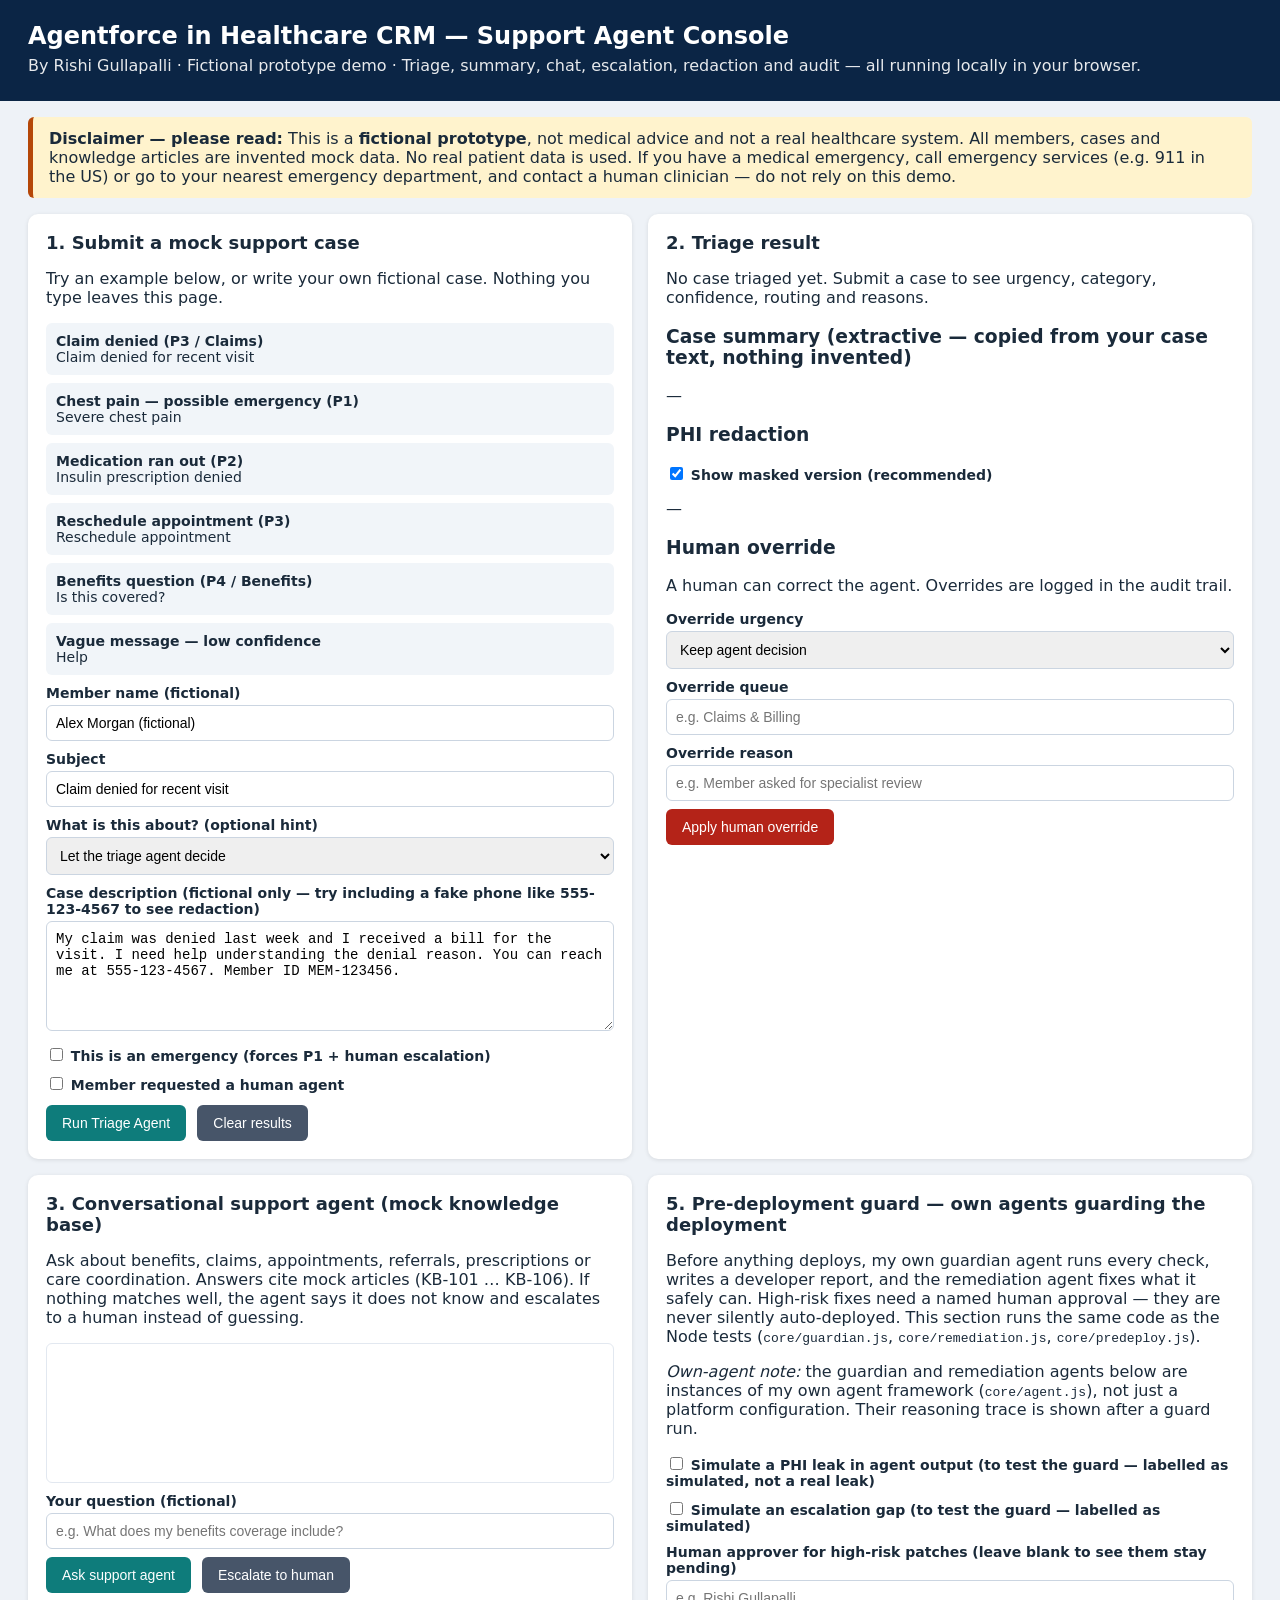
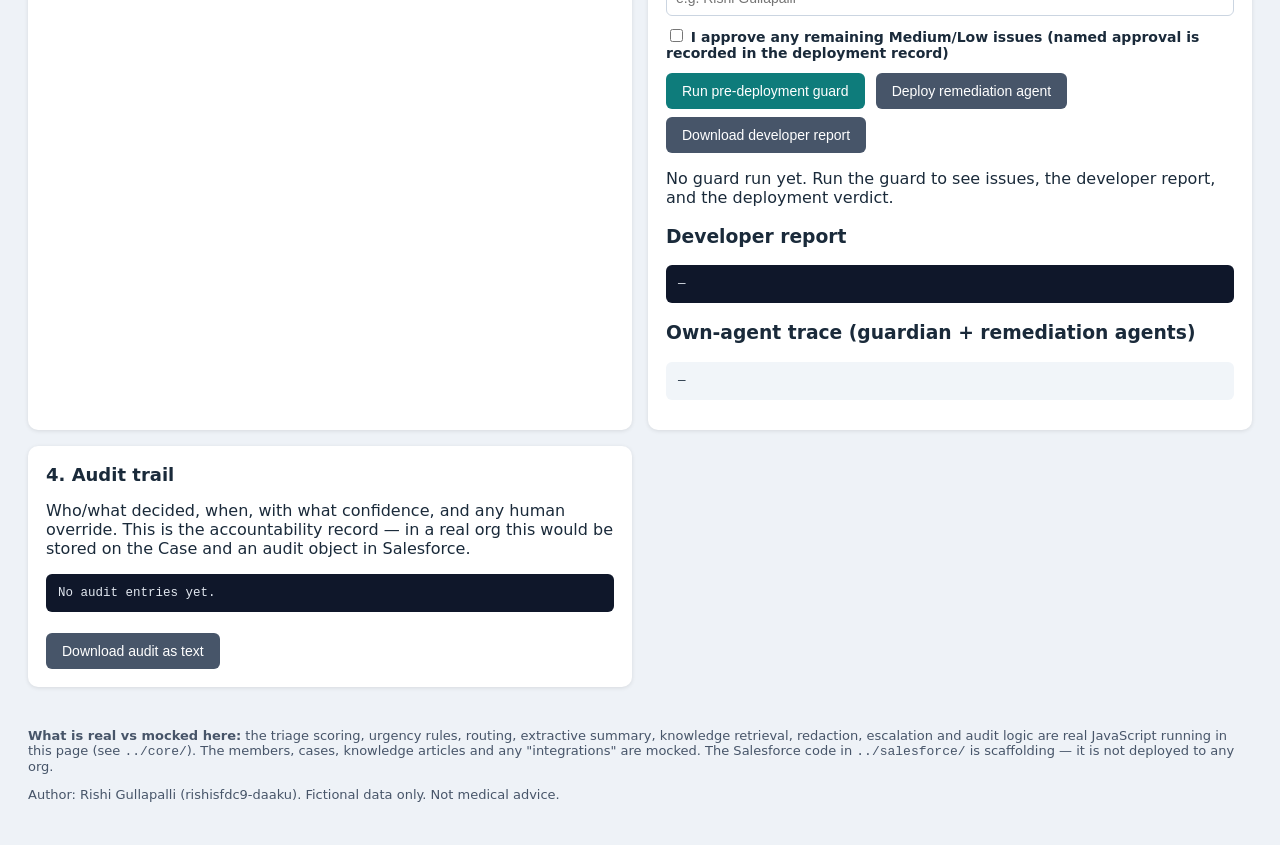
<file: demo/index.html>
<!DOCTYPE html>
<html lang="en">
<head>
<meta charset="utf-8">
<meta name="viewport" content="width=device-width, initial-scale=1">
<title>Agentforce in Healthcare CRM — AI Agents for Case Triage and Support (Demo)</title>
<link rel="stylesheet" href="style.css">
</head>
<body>
<header>
  <h1>Agentforce in Healthcare CRM — Support Agent Console</h1>
  <p>By Rishi Gullapalli &middot; Fictional prototype demo &middot; Triage, summary, chat, escalation, redaction and audit — all running locally in your browser.</p>
</header>

<div class="disclaimer"><strong>Disclaimer — please read:</strong> This is a <strong>fictional prototype</strong>, not medical advice and not a real healthcare system. All members, cases and knowledge articles are invented mock data. No real patient data is used. If you have a medical emergency, call emergency services (e.g. 911 in the US) or go to your nearest emergency department, and contact a human clinician — do not rely on this demo.</div>

<main>
  <section class="card">
    <h2>1. Submit a mock support case</h2>
    <p>Try an example below, or write your own fictional case. Nothing you type leaves this page.</p>
    <div id="examples"></div>
    <label for="memberName">Member name (fictional)</label>
    <input id="memberName" value="Alex Morgan (fictional)">
    <label for="subject">Subject</label>
    <input id="subject" value="Claim denied for recent visit">
    <label for="categoryHint">What is this about? (optional hint)</label>
    <select id="categoryHint">
      <option value="">Let the triage agent decide</option>
      <option>Benefits</option><option>Claims</option><option>Appointment</option><option>Care Coordination</option><option>General Enquiry</option>
    </select>
    <label for="description">Case description (fictional only — try including a fake phone like 555-123-4567 to see redaction)</label>
    <textarea id="description">My claim was denied last week and I received a bill for the visit. I need help understanding the denial reason. You can reach me at 555-123-4567. Member ID MEM-123456.</textarea>
    <label><input type="checkbox" id="flagEmergency" style="width:auto"> This is an emergency (forces P1 + human escalation)</label>
    <label><input type="checkbox" id="requestHuman" style="width:auto"> Member requested a human agent</label>
    <div>
      <button id="triageBtn">Run Triage Agent</button>
      <button id="clearBtn" class="secondary">Clear results</button>
    </div>
  </section>

  <section class="card">
    <h2>2. Triage result</h2>
    <div id="triageResult"><p>No case triaged yet. Submit a case to see urgency, category, confidence, routing and reasons.</p></div>
    <h3>Case summary (extractive — copied from your case text, nothing invented)</h3>
    <div id="summaryResult"><p>—</p></div>
    <h3>PHI redaction</h3>
    <label><input type="checkbox" id="showMasked" checked style="width:auto"> Show masked version (recommended)</label>
    <div id="redactionResult"><p>—</p></div>
    <h3>Human override</h3>
    <p>A human can correct the agent. Overrides are logged in the audit trail.</p>
    <label for="overrideUrgency">Override urgency</label>
    <select id="overrideUrgency"><option value="">Keep agent decision</option><option>P1</option><option>P2</option><option>P3</option><option>P4</option></select>
    <label for="overrideQueue">Override queue</label>
    <input id="overrideQueue" placeholder="e.g. Claims & Billing">
    <label for="overrideReason">Override reason</label>
    <input id="overrideReason" placeholder="e.g. Member asked for specialist review">
    <button id="overrideBtn" class="danger">Apply human override</button>
  </section>

  <section class="card">
    <h2>3. Conversational support agent (mock knowledge base)</h2>
    <p>Ask about benefits, claims, appointments, referrals, prescriptions or care coordination. Answers cite mock articles (KB-101 … KB-106). If nothing matches well, the agent says it does not know and escalates to a human instead of guessing.</p>
    <div class="chat" id="chat"></div>
    <label for="chatInput">Your question (fictional)</label>
    <input id="chatInput" placeholder="e.g. What does my benefits coverage include?">
    <button id="askBtn">Ask support agent</button>
    <button id="escalateBtn" class="secondary">Escalate to human</button>
  </section>

  <section class="card">
    <h2>5. Pre-deployment guard — own agents guarding the deployment</h2>
    <p>Before anything deploys, my own guardian agent runs every check, writes a developer report, and the remediation agent fixes what it safely can. High-risk fixes need a named human approval — they are never silently auto-deployed. This section runs the same code as the Node tests (<code>core/guardian.js</code>, <code>core/remediation.js</code>, <code>core/predeploy.js</code>).</p>
    <p><em>Own-agent note:</em> the guardian and remediation agents below are instances of my own agent framework (<code>core/agent.js</code>), not just a platform configuration. Their reasoning trace is shown after a guard run.</p>
    <label><input type="checkbox" id="simPhiLeak" style="width:auto"> Simulate a PHI leak in agent output (to test the guard — labelled as simulated, not a real leak)</label>
    <label><input type="checkbox" id="simEscGap" style="width:auto"> Simulate an escalation gap (to test the guard — labelled as simulated)</label>
    <label for="approverName">Human approver for high-risk patches (leave blank to see them stay pending)</label>
    <input id="approverName" placeholder="e.g. Rishi Gullapalli">
    <label><input type="checkbox" id="approveMediumLow" style="width:auto"> I approve any remaining Medium/Low issues (named approval is recorded in the deployment record)</label>
    <div>
      <button id="guardBtn">Run pre-deployment guard</button>
      <button id="remediateBtn" class="secondary">Deploy remediation agent</button>
      <button id="downloadReportBtn" class="secondary">Download developer report</button>
    </div>
    <div id="guardResult"><p>No guard run yet. Run the guard to see issues, the developer report, and the deployment verdict.</p></div>
    <h3>Developer report</h3>
    <pre id="devReport" style="white-space:pre-wrap;font-size:12.5px;background:#0f172a;color:#e2e8f0;padding:12px;border-radius:6px;max-height:320px;overflow:auto">—</pre>
    <h3>Own-agent trace (guardian + remediation agents)</h3>
    <pre id="agentTrace" style="white-space:pre-wrap;font-size:12.5px;background:#f1f5f9;padding:12px;border-radius:6px;max-height:280px;overflow:auto">—</pre>
  </section>

  <section class="card">
    <h2>4. Audit trail</h2>
    <p>Who/what decided, when, with what confidence, and any human override. This is the accountability record — in a real org this would be stored on the Case and an audit object in Salesforce.</p>
    <pre id="auditLog">No audit entries yet.</pre>
    <button id="downloadAuditBtn" class="secondary">Download audit as text</button>
  </section>
</main>

<footer>
  <p><strong>What is real vs mocked here:</strong> the triage scoring, urgency rules, routing, extractive summary, knowledge retrieval, redaction, escalation and audit logic are real JavaScript running in this page (see <code>../core/</code>). The members, cases, knowledge articles and any "integrations" are mocked. The Salesforce code in <code>../salesforce/</code> is scaffolding — it is not deployed to any org.</p>
  <p>Author: Rishi Gullapalli (rishisfdc9-daaku). Fictional data only. Not medical advice.</p>
</footer>

<script src="../core/redaction.js"></script>
<script src="../core/urgency.js"></script>
<script src="../core/routing.js"></script>
<script src="../core/triage.js"></script>
<script src="../core/summarisation.js"></script>
<script src="../core/retrieval.js"></script>
<script src="../core/consent.js"></script>
<script src="../core/escalation.js"></script>
<script src="../core/audit.js"></script>
<script src="../core/evaluation.js"></script>
<script src="../core/agent.js"></script>
<script src="../core/guardian.js"></script>
<script src="../core/issue-report.js"></script>
<script src="../core/remediation.js"></script>
<script src="../core/predeploy.js"></script>
<script src="../core/tools.js"></script>
<script src="../core/agents.js"></script>
<script src="../core/index.js"></script>
<script src="app.js"></script>
</body>
</html>
</file>
<file: demo/style.css>
/* Agentforce in Healthcare CRM — demo styles. By Rishi Gullapalli. */
:root { --navy: #0b2545; --teal: #0e7c7b; --red: #b42318; --amber: #b54708; --bg: #eef2f7; --card: #fff; }
* { box-sizing: border-box; }
body { margin: 0; font-family: system-ui, -apple-system, Segoe UI, Roboto, Arial, sans-serif; background: var(--bg); color: #1a2a3a; }
header { background: var(--navy); color: #fff; padding: 22px 28px; }
header h1 { margin: 0 0 6px; font-size: 24px; }
header p { margin: 4px 0; opacity: .9; }
.disclaimer { background: #fff3cd; border-left: 5px solid var(--amber); padding: 12px 16px; margin: 16px 28px; border-radius: 6px; }
main { display: grid; grid-template-columns: 1fr 1fr; gap: 16px; padding: 0 28px 28px; }
.card { background: var(--card); border-radius: 10px; padding: 18px; box-shadow: 0 1px 4px rgba(0,0,0,.1); }
.card h2 { margin-top: 0; font-size: 18px; }
label { display: block; margin: 10px 0 4px; font-weight: 600; font-size: 14px; }
input, select, textarea { width: 100%; padding: 9px; border: 1px solid #cbd5e1; border-radius: 6px; font-size: 14px; }
textarea { min-height: 110px; }
button { background: var(--teal); color: #fff; border: 0; padding: 10px 16px; border-radius: 6px; cursor: pointer; font-size: 14px; margin: 8px 6px 0 0; }
button.secondary { background: #475569; }
button.danger { background: var(--red); }
.example { background: #f1f5f9; border-radius: 6px; padding: 10px; margin: 8px 0; cursor: pointer; font-size: 14px; }
.example:hover { background: #e2e8f0; }
.badge { display: inline-block; padding: 4px 10px; border-radius: 999px; font-weight: 700; font-size: 13px; color: #fff; }
.P1 { background: var(--red); } .P2 { background: #dc6803; } .P3 { background: #175cd3; } .P4 { background: #067647; }
.pill { display: inline-block; background: #e0f2f2; padding: 3px 8px; border-radius: 999px; font-size: 12px; margin: 2px; }
#auditLog { white-space: pre-wrap; font-family: ui-monospace, monospace; font-size: 12.5px; background: #0f172a; color: #e2e8f0; padding: 12px; border-radius: 6px; max-height: 320px; overflow: auto; }
.chat { border: 1px solid #e2e8f0; border-radius: 6px; padding: 10px; min-height: 140px; max-height: 280px; overflow: auto; }
.msg { margin: 8px 0; } .msg.user { text-align: right; } .msg b { display: block; font-size: 12px; opacity: .7; }
.cite { font-size: 12px; color: #175cd3; }
footer { padding: 0 28px 28px; font-size: 13px; color: #475569; }
@media (max-width: 900px) { main { grid-template-columns: 1fr; } }
</file>
